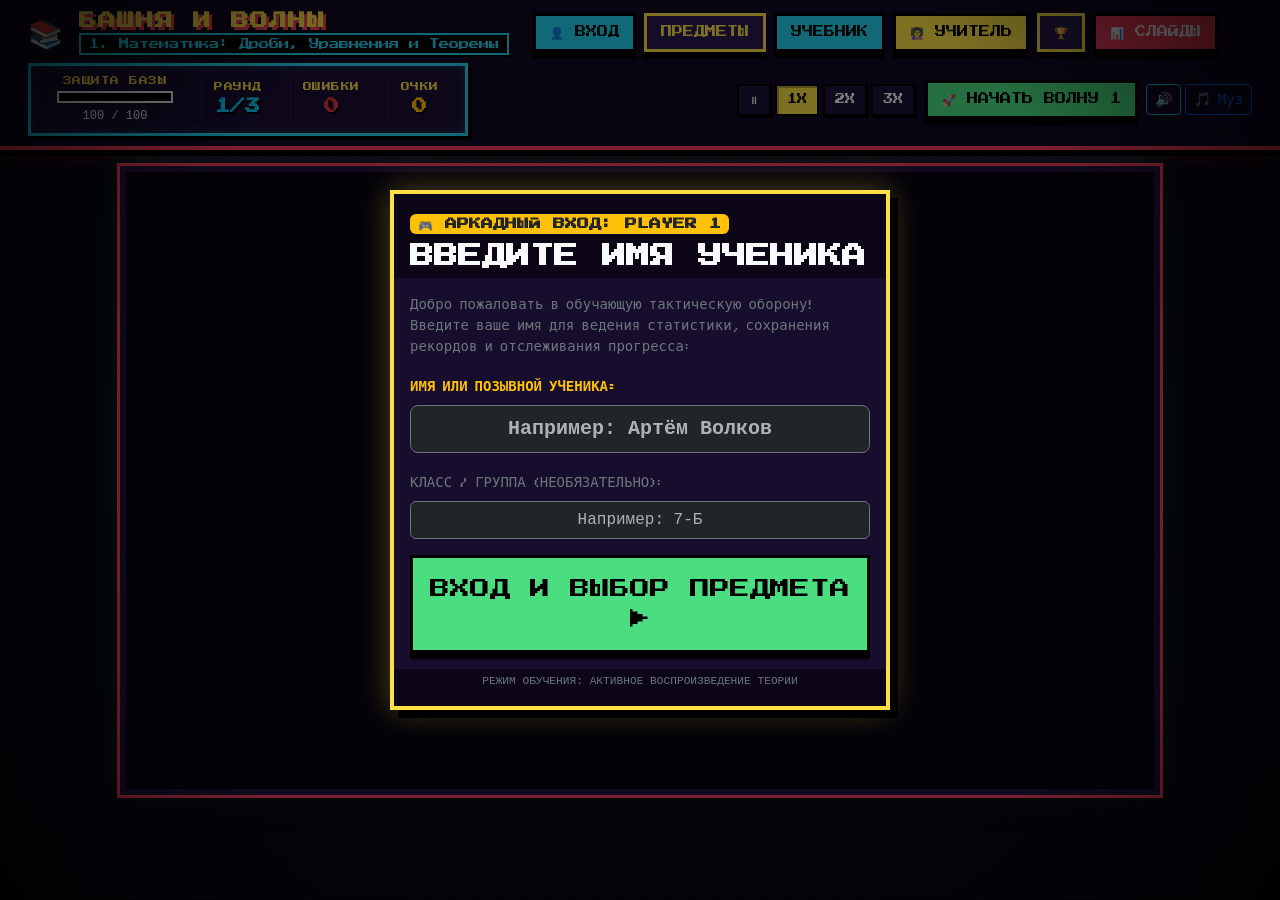
<file: index.html>
<!DOCTYPE html>
<html lang="ru" data-bs-theme="dark">
<head>
    <meta charset="UTF-8">
    <meta name="viewport" content="width=device-width, initial-scale=1.0">
    <title>Башня и Волны — Школьный Quiz Tower Defense</title>
    <!-- Bootstrap 5 CDN -->
    <link href="https://cdn.jsdelivr.net/npm/bootstrap@5.3.3/dist/css/bootstrap.min.css" rel="stylesheet">
    <!-- Retro Arcade Google Fonts -->
    <link rel="preconnect" href="https://fonts.googleapis.com">
    <link rel="preconnect" href="https://fonts.gstatic.com" crossorigin>
    <link href="https://fonts.googleapis.com/css2?family=Press+Start+2P&family=Silkscreen:wght@400;700&family=VT323&display=swap" rel="stylesheet">
    <!-- Radical Retro Arcade Styles -->
    <link rel="stylesheet" href="css/style.css">
</head>
<body>

    <!-- Retro Arcade Top Marquee Header -->
    <header class="arcade-header mb-3">
        <div class="container-fluid d-flex flex-wrap justify-content-between align-items-center gap-2">
            <!-- Game Title & Subject Badge -->
            <div class="d-flex align-items-center gap-3">
                <span class="fs-3">📚</span>
                <div>
                    <h1 class="game-title">БАШНЯ И ВОЛНЫ</h1>
                    <span class="arcade-badge" id="hudLevelTitle">1. МАТЕМАТИКА</span>
                </div>

                <div class="d-flex gap-2 ms-2">
                    <button class="btn btn-arcade btn-arcade-cyan btn-sm" id="playerProfileBtn" title="Сменить имя игрока">
                        👤 <span id="hudPlayerName">ВХОД</span>
                    </button>
                    <button class="btn btn-arcade btn-arcade-dark btn-sm" id="levelSelectBtn" title="Выбор предмета">
                        ПРЕДМЕТЫ
                    </button>
                    <button class="btn btn-arcade btn-arcade-cyan btn-sm" id="codexBtn" title="Учебник и правила">
                        УЧЕБНИК
                    </button>
                    <button class="btn btn-arcade btn-arcade-yellow btn-sm" id="teacherModeBtn" title="Конструктор заданий для учителя">
                        👩‍🏫 УЧИТЕЛЬ
                    </button>
                    <button class="btn btn-arcade btn-arcade-dark btn-sm" id="achievementsBtn" title="Достижения">
                        🏆
                    </button>
                    <a href="presentation.html" class="btn btn-arcade btn-arcade-red btn-sm text-decoration-none" target="_blank" title="Открыть интерактивную презентацию">
                        📊 СЛАЙДЫ
                    </a>
                </div>
            </div>

            <!-- Arcade HUD Panel -->
            <div class="arcade-hud d-flex align-items-center gap-3">
                <!-- Base HP Shield Meter -->
                <div class="hud-stat-box" style="min-width: 140px;">
                    <div class="hud-stat-label">ЗАЩИТА БАЗЫ</div>
                    <div class="arcade-progress-bar mt-1">
                        <div id="baseHpBar" class="arcade-progress-fill" style="width: 100%;"></div>
                    </div>
                    <div class="text-center small font-monospace mt-1" id="baseHpText" style="font-size: 0.75rem;">100 / 100</div>
                </div>

                <!-- Wave Counter -->
                <div class="hud-stat-box border-start border-dark">
                    <div class="hud-stat-label">РАУНД</div>
                    <div class="hud-stat-value text-info" id="hudWave">1/3</div>
                </div>

                <!-- Threats -->
                <div class="hud-stat-box border-start border-dark">
                    <div class="hud-stat-label">ОШИБКИ</div>
                    <div class="hud-stat-value text-danger" id="hudEnemies">0</div>
                </div>

                <!-- 1P Score -->
                <div class="hud-stat-box border-start border-dark">
                    <div class="hud-stat-label">ОЧКИ</div>
                    <div class="hud-stat-value text-warning" id="hudScore">00000</div>
                </div>
            </div>

            <!-- Speed & Action Controls -->
            <div class="d-flex align-items-center gap-2">
                <!-- Speed Button Group -->
                <div class="d-flex">
                    <button type="button" class="speed-btn-arcade" id="speedPauseBtn" title="Пауза">⏸</button>
                    <button type="button" class="speed-btn-arcade active" id="speed1xBtn">1X</button>
                    <button type="button" class="speed-btn-arcade" id="speed2xBtn">2X</button>
                    <button type="button" class="speed-btn-arcade" id="speed3xBtn">3X</button>
                </div>

                <!-- Super Strike Button -->
                <button class="btn btn-arcade btn-arcade-red btn-sm d-none super-pulse-glow" id="superStrikeBtn">
                    ⚡ СУПЕР-УДАР!
                </button>

                <!-- Start Wave Button -->
                <button class="btn btn-arcade btn-arcade-green btn-sm" id="startWaveBtn">
                    ▶ НАЧАТЬ ВОЛНУ 1
                </button>

                <!-- Audio Toggles -->
                <div class="d-flex gap-1">
                    <button class="btn btn-arcade btn-arcade-cyan btn-sm px-2" id="muteToggleBtn" title="Звуки">
                        🔊
                    </button>
                    <button class="btn btn-arcade btn-arcade-yellow btn-sm px-2" id="musicToggleBtn" title="Музыка">
                        🎵
                    </button>
                </div>
            </div>
        </div>
    </header>

    <!-- Main Game Canvas with Arcade Bezel -->
    <main class="container-fluid px-3">
        <div class="canvas-wrapper">
            <canvas id="gameCanvas"></canvas>
        </div>
    </main>

    <!-- Floating Arcade Notifications -->
    <div id="toastContainer"></div>

    <!-- ========================================================================= -->
    <!-- MODAL 0: PLAYER LOGIN / ВХОД УЧЕНИКА В СИСТЕМУ                            -->
    <!-- ========================================================================= -->
    <div class="modal fade" id="playerLoginModal" tabindex="-1" aria-hidden="true">
        <div class="modal-dialog modal-dialog-centered">
            <div class="modal-content">
                <div class="modal-header border-bottom-0 pb-1">
                    <div>
                        <span class="badge bg-warning text-dark mb-1">🎮 АРКАДНЫЙ ВХОД: PLAYER 1</span>
                        <h4 class="modal-title fw-bold text-light">ВВЕДИТЕ ИМЯ УЧЕНИКА</h4>
                    </div>
                </div>
                <div class="modal-body">
                    <p class="text-secondary small mb-3">
                        Добро пожаловать в обучающую тактическую оборону! Введите ваше имя для ведения статистики, сохранения рекордов и отслеживания прогресса:
                    </p>
                    <form id="playerLoginForm">
                        <div class="mb-3">
                            <label class="form-label text-warning small fw-bold">ИМЯ ИЛИ ПОЗЫВНОЙ УЧЕНИКА:</label>
                            <input type="text" class="form-control bg-dark text-warning border-secondary form-control-lg font-monospace text-center fw-bold" id="playerNameInput" placeholder="Например: Артём Волков" maxlength="24" required autofocus>
                        </div>
                        <div class="mb-3">
                            <label class="form-label text-secondary small">КЛАСС / ГРУППА (НЕОБЯЗАТЕЛЬНО):</label>
                            <input type="text" class="form-control bg-dark text-light border-secondary font-monospace text-center" id="playerGradeInput" placeholder="Например: 7-Б" maxlength="12">
                        </div>
                        <button type="submit" class="btn btn-arcade btn-arcade-green w-100 py-3 fs-5" id="confirmPlayerBtn">
                            ВХОД И ВЫБОР ПРЕДМЕТА ▶
                        </button>
                    </form>
                </div>
                <div class="modal-footer border-top-0 pt-0">
                    <small class="text-secondary w-100 text-center font-monospace" style="font-size: 0.7rem;">
                        РЕЖИМ ОБУЧЕНИЯ: АКТИВНОЕ ВОСПРОИЗВЕДЕНИЕ ТЕОРИИ
                    </small>
                </div>
            </div>
        </div>
    </div>

    <!-- ========================================================================= -->
    <!-- MODAL 1: PHASE 1 BRIEFING / ОБУЧАЮЩИЕ КАРТОЧКИ                            -->
    <!-- ========================================================================= -->
    <div class="modal fade" id="briefingModal" tabindex="-1" aria-hidden="true">
        <div class="modal-dialog modal-lg modal-dialog-centered">
            <div class="modal-content">
                <div class="modal-header border-bottom-0 pb-1">
                    <div>
                        <span class="badge bg-warning text-dark mb-1">ФАЗА 1: УЧЕБНЫЙ МАТЕРИАЛ</span>
                        <h4 class="modal-title fw-bold text-light" id="briefingTitle">ТЕМА УРОКА</h4>
                    </div>
                </div>
                <div class="modal-body">
                    <p class="text-secondary small mb-3" id="briefingDesc">
                        Изучите правила и формулы урока для разблокировки защитных башен.
                    </p>

                    <div class="row" id="briefingCardsContainer"></div>
                </div>
                <div class="modal-footer border-top-0 pt-0">
                    <button type="button" class="btn btn-arcade btn-arcade-green w-100 py-3" id="startDefenseBtn" disabled>
                        🔒 ИЗУЧИТЕ ВСЕ ПРАВИЛА (0/4)
                    </button>
                </div>
            </div>
        </div>
    </div>

    <!-- ========================================================================= -->
    <!-- MODAL 2: TURRET SELECTION                                                 -->
    <!-- ========================================================================= -->
    <div class="modal fade" id="turretSelectModal" tabindex="-1" aria-hidden="true">
        <div class="modal-dialog modal-dialog-centered">
            <div class="modal-content">
                <div class="modal-header">
                    <h5 class="modal-title">🛠️ ВЫБОР ЗАЩИТНОЙ БАШНИ</h5>
                    <button type="button" class="btn-close btn-close-white" data-bs-dismiss="modal" aria-label="Закрыть"></button>
                </div>
                <div class="modal-body">
                    <p class="text-secondary small mb-3">
                        Для установки ответьте на 1 вопрос из пройденной темы за 15 секунд:
                    </p>
                    <div class="d-flex flex-column gap-2">
                        <!-- Option 1: Fast -->
                        <div class="turret-option-card d-flex justify-content-between align-items-center" data-turret-type="plasma">
                            <div>
                                <div class="fw-bold text-warning">⚡ БЫСТРАЯ БАШНЯ</div>
                                <small class="text-secondary">Высокая скорость стрельбы, средний точечный урон.</small>
                            </div>
                            <span class="badge bg-warning text-dark">ЛЕГКИЙ ВОПРОС</span>
                        </div>

                        <!-- Option 2: Cryo -->
                        <div class="turret-option-card d-flex justify-content-between align-items-center" data-turret-type="cryo">
                            <div>
                                <div class="fw-bold text-cyan" style="color: #22d3ee;">❄️ КРИО-БАШНЯ</div>
                                <small class="text-secondary">Замедляет движение ошибок на 50%.</small>
                            </div>
                            <span class="badge bg-primary">СРЕДНИЙ ВОПРОС</span>
                        </div>

                        <!-- Option 3: Heavy Artillery -->
                        <div class="turret-option-card d-flex justify-content-between align-items-center" data-turret-type="artillery">
                            <div>
                                <div class="fw-bold text-danger">💣 ТЯЖЕЛАЯ МОРТИРА</div>
                                <small class="text-secondary">Мощный урон по площади (AoE) осколками.</small>
                            </div>
                            <span class="badge bg-danger">СЛОЖНЫЙ ВОПРОС</span>
                        </div>
                    </div>
                </div>
            </div>
        </div>
    </div>

    <!-- ========================================================================= -->
    <!-- MODAL 3: TURRET INSPECTOR & TARGETING PANEL                               -->
    <!-- ========================================================================= -->
    <div class="modal fade" id="turretInspectorModal" tabindex="-1" aria-hidden="true">
        <div class="modal-dialog modal-dialog-centered">
            <div class="modal-content">
                <div class="modal-header">
                    <div>
                        <span class="badge bg-warning text-dark mb-1" id="inspectorTurretLevelBadge">УРОВЕНЬ 1</span>
                        <h5 class="modal-title mb-0" id="inspectorTurretTitle">ПАРАМЕТРЫ БАШНИ</h5>
                    </div>
                    <button type="button" class="btn-close btn-close-white" data-bs-dismiss="modal" aria-label="Закрыть"></button>
                </div>
                <div class="modal-body">
                    <div class="row g-2 text-center mb-3">
                        <div class="col-4">
                            <div class="p-2 bg-dark border border-secondary">
                                <div class="small text-secondary" style="font-size: 0.7rem;">УРОН</div>
                                <div class="fw-bold text-warning font-monospace" id="inspectorDmg">0</div>
                            </div>
                        </div>
                        <div class="col-4">
                            <div class="p-2 bg-dark border border-secondary">
                                <div class="small text-secondary" style="font-size: 0.7rem;">СКОРОСТЬ</div>
                                <div class="fw-bold text-cyan font-monospace" id="inspectorRate">0/с</div>
                            </div>
                        </div>
                        <div class="col-4">
                            <div class="p-2 bg-dark border border-secondary">
                                <div class="small text-secondary" style="font-size: 0.7rem;">РАДИУС</div>
                                <div class="fw-bold text-light font-monospace" id="inspectorRange">0px</div>
                            </div>
                        </div>
                    </div>

                    <div class="d-flex justify-content-between text-secondary small mb-3 p-2 bg-dark border border-secondary">
                        <span>Уничтожено: <strong class="text-warning" id="inspectorKills">0</strong></span>
                        <span>Всего урона: <strong class="text-info" id="inspectorTotalDmg">0</strong></span>
                    </div>

                    <div class="mb-3">
                        <label class="form-label small text-warning">ПРИОРИТЕТ АТАКИ:</label>
                        <div class="btn-group w-100" role="group">
                            <button type="button" class="btn btn-arcade btn-arcade-dark btn-sm priority-btn active" data-priority="first">ПЕРВЫЙ</button>
                            <button type="button" class="btn btn-arcade btn-arcade-dark btn-sm priority-btn" data-priority="strongest">БОСС</button>
                            <button type="button" class="btn btn-arcade btn-arcade-dark btn-sm priority-btn" data-priority="closest">БЛИЖНИЙ</button>
                            <button type="button" class="btn btn-arcade btn-arcade-dark btn-sm priority-btn" data-priority="weakest">СЛАБЫЙ</button>
                        </div>
                    </div>
                </div>
                <div class="modal-footer d-flex justify-content-between">
                    <button type="button" class="btn btn-arcade btn-arcade-red btn-sm" id="inspectorDismantleBtn">
                        ДЕМОНТИРОВАТЬ
                    </button>
                    <button type="button" class="btn btn-arcade btn-arcade-green btn-sm" id="inspectorUpgradeBtn">
                        УЛУЧШИТЬ
                    </button>
                </div>
            </div>
        </div>
    </div>

    <!-- ========================================================================= -->
    <!-- MODAL 4: ACTIVE RECALL RETRO QUIZ                                         -->
    <!-- ========================================================================= -->
    <div class="modal fade" id="quizModal" tabindex="-1" aria-hidden="true">
        <div class="modal-dialog modal-dialog-centered">
            <div class="modal-content">
                <div class="modal-header border-bottom-0 pb-1">
                    <div class="w-100 d-flex justify-content-between align-items-center">
                        <h5 class="modal-title fw-bold" id="quizModalTitle">ПРОВЕРКА ЗНАНИЙ</h5>
                        <span class="badge bg-warning text-dark" id="quizDifficultyBadge">ЛЕГКИЙ</span>
                    </div>
                </div>

                <div class="modal-body pt-2">
                    <div class="d-flex justify-content-between align-items-center mb-1">
                        <span class="small text-warning" style="font-size: 0.75rem;">ТАЙМЕР ОТВЕТА:</span>
                        <span class="fw-bold text-danger font-monospace" id="quizTimerText">15.0s</span>
                    </div>
                    <div class="quiz-timer-container mb-3">
                        <div id="quizTimerBar" class="arcade-progress-fill bg-warning" style="width: 100%;"></div>
                    </div>

                    <h5 class="text-light mb-3" id="quizQuestionText" style="line-height: 1.5;">Вопрос...</h5>
                    <div id="quizAnswersContainer" class="d-flex flex-column"></div>
                </div>
                <div class="modal-footer border-top-0 pt-0">
                    <small class="text-secondary w-100 text-center" style="font-size: 0.7rem;">
                        ⚠️ ТАКТИЧЕСКАЯ ПАУЗА. ОШИБКА БЛОКИРУЕТ СЛОТ НА 5 СЕК!
                    </small>
                </div>
            </div>
        </div>
    </div>

    <!-- ========================================================================= -->
    <!-- MODAL 5: RESULTS & MISTAKE DEBRIEFING ("ЧЁРНЫЙ ЯЩИК")                     -->
    <!-- ========================================================================= -->
    <div class="modal fade" id="resultsModal" tabindex="-1" aria-hidden="true">
        <div class="modal-dialog modal-lg modal-dialog-centered modal-dialog-scrollable">
            <div class="modal-content">
                <div class="modal-header">
                    <div>
                        <span class="badge bg-success mb-1" id="resultsBadge">УРОК ПРОЙДЕН!</span>
                        <h4 class="modal-title fw-bold" id="resultsHeader">ИТОГИ ТЕСТИРОВАНИЯ</h4>
                    </div>
                </div>
                <div class="modal-body">
                    <div class="row g-2 mb-4 text-center">
                        <div class="col-3">
                            <div class="p-2 bg-dark border border-secondary">
                                <div class="small text-secondary" style="font-size: 0.65rem;">ОЧКИ</div>
                                <div class="fs-5 fw-bold text-warning font-monospace" id="resScore">0</div>
                            </div>
                        </div>
                        <div class="col-3">
                            <div class="p-2 bg-dark border border-secondary">
                                <div class="small text-secondary" style="font-size: 0.65rem;">ОШИБКИ ОТБИТЫ</div>
                                <div class="fs-5 fw-bold text-cyan font-monospace" id="resKills">0</div>
                            </div>
                        </div>
                        <div class="col-3">
                            <div class="p-2 bg-dark border border-secondary">
                                <div class="small text-secondary" style="font-size: 0.65rem;">ЗАЩИТА БАЗЫ</div>
                                <div class="fs-5 fw-bold text-success font-monospace" id="resBaseHp">100%</div>
                            </div>
                        </div>
                        <div class="col-3">
                            <div class="p-2 bg-dark border border-secondary">
                                <div class="small text-secondary" style="font-size: 0.65rem;">ТОЧНОСТЬ</div>
                                <div class="fs-5 fw-bold text-light font-monospace" id="resAccuracy">100%</div>
                            </div>
                        </div>
                    </div>

                    <div id="mistakesReviewContainer"></div>
                </div>
                <div class="modal-footer">
                    <button type="button" class="btn btn-arcade btn-arcade-dark" id="restartLevelBtn">
                        ПЕРЕИГРАТЬ
                    </button>
                    <button type="button" class="btn btn-arcade btn-arcade-green" id="nextLevelBtn">
                        СЛЕДУЮЩИЙ УРОК ▶
                    </button>
                </div>
            </div>
        </div>
    </div>

    <!-- ========================================================================= -->
    <!-- MODAL 6: TEACHER CONSTRUCTOR ("КАБИНЕТ УЧИТЕЛЯ")                          -->
    <!-- ========================================================================= -->
    <div class="modal fade" id="teacherModal" tabindex="-1" aria-hidden="true">
        <div class="modal-dialog modal-lg modal-dialog-centered modal-dialog-scrollable">
            <div class="modal-content">
                <div class="modal-header">
                    <div>
                        <span class="badge bg-warning text-dark mb-1">РЕЖИМ ПЕДАГОГА</span>
                        <h4 class="modal-title fw-bold text-light">👩‍🏫 КАБИНЕТ УЧИТЕЛЯ</h4>
                    </div>
                    <button type="button" class="btn-close btn-close-white" data-bs-dismiss="modal" aria-label="Закрыть"></button>
                </div>
                <div class="modal-body">
                    <!-- Nav Tabs -->
                    <ul class="nav nav-pills mb-3 gap-2" id="teacherTab" role="tablist">
                        <li class="nav-item" role="presentation">
                            <button class="btn btn-arcade btn-arcade-cyan btn-sm active" id="tab-add-q" data-bs-toggle="pill" data-bs-target="#teacherAddQPane" type="button">
                                ➕ ДОБАВИТЬ ВОПРОС
                            </button>
                        </li>
                        <li class="nav-item" role="presentation">
                            <button class="btn btn-arcade btn-arcade-yellow btn-sm" id="tab-create-lvl" data-bs-toggle="pill" data-bs-target="#teacherCreateLvlPane" type="button">
                                🆕 НОВАЯ ТЕМА
                            </button>
                        </li>
                        <li class="nav-item" role="presentation">
                            <button class="btn btn-arcade btn-arcade-dark btn-sm" id="tab-json" data-bs-toggle="pill" data-bs-target="#teacherJsonPane" type="button">
                                💾 ЭКСПОРТ / ИМПОРТ
                            </button>
                        </li>
                    </ul>

                    <div class="tab-content" id="teacherTabContent">
                        <!-- TAB 1: ADD QUESTION -->
                        <div class="tab-pane fade show active" id="teacherAddQPane">
                            <form id="addQuestionForm">
                                <div class="mb-3">
                                    <label class="form-label text-warning small fw-bold">Выберите тему / предмет:</label>
                                    <select class="form-select bg-dark text-light border-secondary" id="teacherQLevelSelect"></select>
                                </div>
                                <div class="mb-3">
                                    <label class="form-label text-warning small fw-bold">Сложность вопроса и тип турели:</label>
                                    <select class="form-select bg-dark text-light border-secondary" id="teacherQDifficulty">
                                        <option value="easy">Легкий (Разблокирует: Быстрая башня)</option>
                                        <option value="medium">Средний (Разблокирует: Крио-башня)</option>
                                        <option value="hard">Сложный (Разблокирует: Тяжелая мортира / Супер-удар)</option>
                                    </select>
                                </div>
                                <div class="mb-3">
                                    <label class="form-label text-warning small fw-bold">Текст вопроса:</label>
                                    <textarea class="form-control bg-dark text-light border-secondary" id="teacherQText" rows="2" placeholder="Например: Сколько будет 7 * 8?" required></textarea>
                                </div>
                                <div class="row g-2 mb-3">
                                    <div class="col-6">
                                        <label class="form-label small text-info">Вариант [A]:</label>
                                        <input type="text" class="form-control bg-dark text-light border-secondary" id="teacherQOpt0" placeholder="56" required>
                                    </div>
                                    <div class="col-6">
                                        <label class="form-label small text-info">Вариант [B]:</label>
                                        <input type="text" class="form-control bg-dark text-light border-secondary" id="teacherQOpt1" placeholder="48" required>
                                    </div>
                                    <div class="col-6">
                                        <label class="form-label small text-info">Вариант [C]:</label>
                                        <input type="text" class="form-control bg-dark text-light border-secondary" id="teacherQOpt2" placeholder="64" required>
                                    </div>
                                    <div class="col-6">
                                        <label class="form-label small text-info">Вариант [D]:</label>
                                        <input type="text" class="form-control bg-dark text-light border-secondary" id="teacherQOpt3" placeholder="54" required>
                                    </div>
                                </div>
                                <div class="mb-3">
                                    <label class="form-label text-success small fw-bold">Правильный вариант ответа:</label>
                                    <select class="form-select bg-dark text-success border-success" id="teacherQCorrect">
                                        <option value="0">Вариант [A]</option>
                                        <option value="1">Вариант [B]</option>
                                        <option value="2">Вариант [C]</option>
                                        <option value="3">Вариант [D]</option>
                                    </select>
                                </div>
                                <div class="mb-3">
                                    <label class="form-label text-secondary small fw-bold">Пояснение к ответу (для «Чёрного ящика»):</label>
                                    <input type="text" class="form-control bg-dark text-light border-secondary" id="teacherQExplanation" placeholder="По таблице умножения 7 * 8 = 56.">
                                </div>
                                <button type="submit" class="btn btn-arcade btn-arcade-green w-100 py-2">
                                    💾 СОХРАНИТЬ ВОПРОС В ТЕМУ
                                </button>
                            </form>
                        </div>

                        <!-- TAB 2: CREATE NEW LEVEL -->
                        <div class="tab-pane fade" id="teacherCreateLvlPane">
                            <form id="createLevelForm">
                                <div class="mb-3">
                                    <label class="form-label text-warning small fw-bold">Название темы / урока:</label>
                                    <input type="text" class="form-control bg-dark text-light border-secondary" id="teacherLvlTitle" placeholder="Например: 4. Биология: Строение клетки" required>
                                </div>
                                <div class="mb-3">
                                    <label class="form-label text-warning small fw-bold">Краткое описание темы:</label>
                                    <input type="text" class="form-control bg-dark text-light border-secondary" id="teacherLvlDesc" placeholder="Изучите органеллы, мембраны и процессы фотосинтеза." required>
                                </div>
                                <div class="alert alert-dark border-secondary small text-secondary mb-3">
                                    💡 При создании темы автоматически генерируется карта обороны с 3 волнами и 4 правилами Брифинга, в которые вы можете сразу добавлять вопросы!
                                </div>
                                <button type="submit" class="btn btn-arcade btn-arcade-yellow w-100 py-2">
                                    ✨ СОЗДАТЬ И ЗАПУСТИТЬ ТЕМУ
                                </button>
                            </form>
                        </div>

                        <!-- TAB 3: EXPORT / IMPORT -->
                        <div class="tab-pane fade" id="teacherJsonPane">
                            <div class="mb-3">
                                <label class="form-label text-warning small fw-bold">Экспорт / Импорт базы вопросов (JSON):</label>
                                <textarea class="form-control bg-dark text-light font-monospace small" id="teacherJsonArea" rows="8" placeholder="Здесь отобразится JSON текущих тем или вставьте сюда JSON для импорта..."></textarea>
                            </div>
                            <div class="d-flex gap-2">
                                <button type="button" class="btn btn-arcade btn-arcade-cyan btn-sm flex-grow-1" id="teacherExportBtn">
                                    📋 ЭКСПОРТ В JSON
                                </button>
                                <button type="button" class="btn btn-arcade btn-arcade-green btn-sm flex-grow-1" id="teacherImportBtn">
                                    📥 ИМПОРТИРОВАТЬ ИЗ JSON
                                </button>
                                <button type="button" class="btn btn-arcade btn-arcade-red btn-sm" id="teacherResetBtn" title="Сбросить к исходным 3 предметам">
                                    СБРОС
                                </button>
                            </div>
                        </div>
                    </div>
                </div>
            </div>
        </div>
    </div>

    <!-- ========================================================================= -->
    <!-- MODAL 7: THEORY CODEX (УЧЕБНИК)                                           -->
    <!-- ========================================================================= -->
    <div class="modal fade" id="codexModal" tabindex="-1" aria-hidden="true">
        <div class="modal-dialog modal-lg modal-dialog-centered modal-dialog-scrollable">
            <div class="modal-content">
                <div class="modal-header">
                    <h5 class="modal-title">📖 ШКОЛЬНЫЙ УЧЕБНИК: ПРАВИЛА И ФОРМУЛЫ</h5>
                    <button type="button" class="btn-close btn-close-white" data-bs-dismiss="modal" aria-label="Закрыть"></button>
                </div>
                <div class="modal-body" id="codexContentContainer"></div>
            </div>
        </div>
    </div>

    <!-- ========================================================================= -->
    <!-- MODAL 8: ACHIEVEMENTS                                                     -->
    <!-- ========================================================================= -->
    <div class="modal fade" id="achievementsModal" tabindex="-1" aria-hidden="true">
        <div class="modal-dialog modal-dialog-centered">
            <div class="modal-content">
                <div class="modal-header">
                    <h5 class="modal-title">🏆 ДОСТИЖЕНИЯ УЧЕНИКА</h5>
                    <button type="button" class="btn-close btn-close-white" data-bs-dismiss="modal" aria-label="Закрыть"></button>
                </div>
                <div class="modal-body" id="achievementsListContainer"></div>
            </div>
        </div>
    </div>

    <!-- ========================================================================= -->
    <!-- MODAL 9: SUBJECT / LEVEL SELECTOR                                         -->
    <!-- ========================================================================= -->
    <div class="modal fade" id="levelSelectModal" tabindex="-1" aria-hidden="true">
        <div class="modal-dialog modal-dialog-centered">
            <div class="modal-content">
                <div class="modal-header">
                    <h5 class="modal-title">🗺️ ВЫБЕРИТЕ ШКОЛЬНЫЙ ПРЕДМЕТ</h5>
                    <button type="button" class="btn-close btn-close-white" data-bs-dismiss="modal" aria-label="Закрыть"></button>
                </div>
                <div class="modal-body" id="levelListContainer"></div>
            </div>
        </div>
    </div>

    <!-- Scripts (Vanilla ES6, zero external game engines) -->
    <script src="https://cdn.jsdelivr.net/npm/bootstrap@5.3.3/dist/js/bootstrap.bundle.min.js"></script>
    <script src="js/audio.js"></script>
    <script src="js/levels.js"></script>
    <script src="js/engine.js"></script>
    <script src="js/app.js"></script>
</body>
</html>
</file>
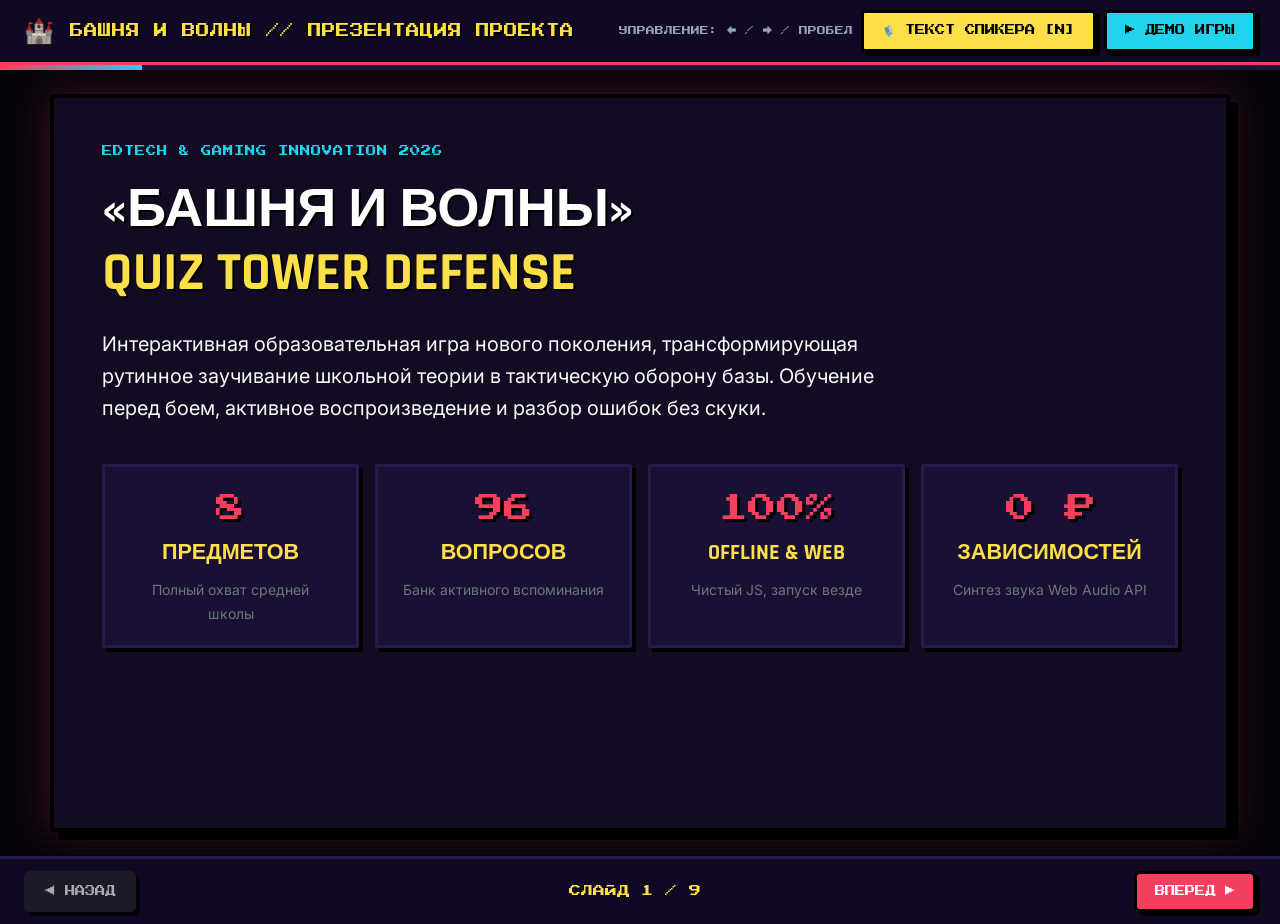
<file: presentation.html>
<!DOCTYPE html>
<html lang="ru" data-bs-theme="dark">
<head>
    <meta charset="UTF-8">
    <meta name="viewport" content="width=device-width, initial-scale=1.0">
    <title>Презентация проекта «Башня и Волны» — EdTech Quiz Tower Defense</title>
    <!-- Bootstrap 5 CDN -->
    <link href="https://cdn.jsdelivr.net/npm/bootstrap@5.3.3/dist/css/bootstrap.min.css" rel="stylesheet">
    <!-- Google Fonts -->
    <link rel="preconnect" href="https://fonts.googleapis.com">
    <link rel="preconnect" href="https://fonts.gstatic.com" crossorigin>
    <link href="https://fonts.googleapis.com/css2?family=Press+Start+2P&family=Silkscreen:wght@400;700&family=Rajdhani:wght@600;700&family=Inter:wght@400;600;700;900&display=swap" rel="stylesheet">
    <style>
        :root {
            --bg-dark: #07040d;
            --panel-bg: #120b22;
            --card-bg: #1a1033;
            --accent-yellow: #fde047;
            --accent-cyan: #22d3ee;
            --accent-pink: #f43f5e;
            --accent-green: #4ade80;
            --accent-purple: #c084fc;
            --border-pixel: 3px solid #000;
        }

        * {
            box-sizing: border-box;
        }

        body {
            background-color: var(--bg-dark);
            color: #f8fafc;
            font-family: 'Inter', sans-serif;
            margin: 0;
            padding: 0;
            min-height: 100vh;
            display: flex;
            flex-direction: column;
            overflow: hidden;
            user-select: none;
            /* CRT Scanline effect */
            background-image: linear-gradient(rgba(18, 16, 16, 0) 50%, rgba(0, 0, 0, 0.35) 50%);
            background-size: 100% 4px;
        }

        /* Top Progress & Header */
        .pres-header {
            background: #110924;
            border-bottom: 3px solid var(--accent-pink);
            padding: 10px 24px;
            display: flex;
            justify-content: space-between;
            align-items: center;
            z-index: 100;
        }

        .pres-title {
            font-family: 'Press Start 2P', monospace;
            font-size: 0.85rem;
            color: var(--accent-yellow);
            text-shadow: 2px 2px 0px #000;
        }

        .progress-bar-container {
            width: 100%;
            height: 5px;
            background: #1f1538;
        }

        .progress-bar-fill {
            height: 100%;
            background: linear-gradient(90deg, var(--accent-pink), var(--accent-cyan));
            width: 10%;
            transition: width 0.3s ease;
        }

        /* Slide Container */
        .slide-stage {
            flex: 1;
            display: flex;
            align-items: center;
            justify-content: center;
            padding: 24px;
            position: relative;
        }

        .slide {
            display: none;
            width: 100%;
            max-width: 1180px;
            height: 82vh;
            background: var(--panel-bg);
            border: 4px solid #000;
            box-shadow: 8px 8px 0px #000, 0 0 40px rgba(244, 63, 94, 0.25);
            padding: 40px 48px;
            border-radius: 4px;
            overflow-y: auto;
            position: relative;
            animation: slideIn 0.3s cubic-bezier(0.16, 1, 0.3, 1);
        }

        .slide.active {
            display: flex;
            flex-direction: column;
            justify-content: space-between;
        }

        @keyframes slideIn {
            from { opacity: 0; transform: translateY(16px) scale(0.99); }
            to { opacity: 1; transform: translateY(0) scale(1); }
        }

        /* Slide Typography */
        .slide-tag {
            font-family: 'Press Start 2P', monospace;
            font-size: 0.65rem;
            color: var(--accent-cyan);
            letter-spacing: 1px;
            text-transform: uppercase;
            margin-bottom: 8px;
            display: inline-block;
        }

        .slide-heading {
            font-family: 'Rajdhani', sans-serif;
            font-size: 2.7rem;
            font-weight: 700;
            line-height: 1.15;
            color: #ffffff;
            margin-bottom: 24px;
            text-shadow: 2px 2px 0px #000;
        }

        .slide-heading span {
            color: var(--accent-yellow);
        }

        /* Content Blocks */
        .highlight-card {
            background: var(--card-bg);
            border: 3px solid #28194d;
            box-shadow: 4px 4px 0px #000;
            padding: 20px 24px;
            border-radius: 2px;
            height: 100%;
            transition: transform 0.2s;
        }

        .highlight-card:hover {
            border-color: var(--accent-cyan);
            transform: translateY(-3px);
        }

        .card-icon {
            font-size: 2.2rem;
            margin-bottom: 12px;
            display: block;
        }

        .card-title {
            font-family: 'Rajdhani', sans-serif;
            font-size: 1.35rem;
            font-weight: 700;
            color: var(--accent-yellow);
            margin-bottom: 8px;
        }

        .card-text {
            color: #cbd5e1;
            font-size: 0.95rem;
            line-height: 1.5;
        }

        .stat-badge {
            font-family: 'Press Start 2P', monospace;
            font-size: 1.8rem;
            color: var(--accent-pink);
            text-shadow: 3px 3px 0px #000;
            display: block;
            margin-bottom: 6px;
        }

        /* Speaker Notes Panel */
        .speaker-notes-box {
            background: rgba(0, 0, 0, 0.85);
            border-left: 4px solid var(--accent-yellow);
            padding: 12px 18px;
            font-size: 0.9rem;
            color: #fde047;
            margin-top: 16px;
            border-radius: 2px;
            display: none;
        }

        .speaker-notes-box.show {
            display: block;
        }

        /* Navigation Controls */
        .pres-footer {
            background: #110924;
            border-top: 3px solid #28194d;
            padding: 12px 24px;
            display: flex;
            justify-content: space-between;
            align-items: center;
            z-index: 100;
        }

        .btn-arcade {
            font-family: 'Press Start 2P', monospace;
            font-size: 0.65rem;
            padding: 10px 18px;
            border: 3px solid #000;
            box-shadow: 4px 4px 0px #000;
            text-transform: uppercase;
            cursor: pointer;
            transition: all 0.1s ease;
        }

        .btn-arcade:active {
            transform: translate(2px, 2px);
            box-shadow: 2px 2px 0px #000;
        }

        .btn-pink { background: var(--accent-pink); color: #fff; }
        .btn-cyan { background: var(--accent-cyan); color: #000; }
        .btn-yellow { background: var(--accent-yellow); color: #000; }
        .btn-dark { background: #20133e; color: #fff; border-color: #4b3279; }

        .slide-counter {
            font-family: 'Press Start 2P', monospace;
            font-size: 0.75rem;
            color: var(--accent-yellow);
        }

        .key-hint {
            font-family: 'Press Start 2P', monospace;
            font-size: 0.55rem;
            color: #94a3b8;
        }
    </style>
</head>
<body>

    <!-- Header with Progress -->
    <header class="pres-header">
        <div class="d-flex align-items-center gap-3">
            <span class="fs-4">🏰</span>
            <span class="pres-title">БАШНЯ И ВОЛНЫ // ПРЕЗЕНТАЦИЯ ПРОЕКТА</span>
        </div>
        <div class="d-flex align-items-center gap-2">
            <span class="key-hint">УПРАВЛЕНИЕ: ← / → / ПРОБЕЛ</span>
            <button class="btn btn-arcade btn-yellow btn-sm" id="toggleNotesBtn" title="Показать шпаргалку для спикера">
                🎙️ ТЕКСТ СПИКЕРА [N]
            </button>
            <a href="index.html" class="btn btn-arcade btn-cyan btn-sm" target="_blank" title="Открыть саму игру">
                ▶ ДЕМО ИГРЫ
            </a>
        </div>
    </header>
    <div class="progress-bar-container">
        <div class="progress-bar-fill" id="progressBar"></div>
    </div>

    <!-- Presentation Stage -->
    <main class="slide-stage">

        <!-- ============================================================ -->
        <!-- SLIDE 1: ТИТУЛЬНЫЙ СЛАЙД                                     -->
        <!-- ============================================================ -->
        <div class="slide active" data-slide="1">
            <div>
                <span class="slide-tag">EDTECH & GAMING INNOVATION 2026</span>
                <h1 class="slide-heading" style="font-size: 3.4rem; margin-top: 12px;">
                    «БАШНЯ И ВОЛНЫ»<br>
                    <span>QUIZ TOWER DEFENSE</span>
                </h1>
                <p class="fs-5 text-light opacity-90 mb-4" style="max-width: 820px; line-height: 1.6;">
                    Интерактивная образовательная игра нового поколения, трансформирующая рутинное заучивание школьной теории в тактическую оборону базы. Обучение перед боем, активное воспроизведение и разбор ошибок без скуки.
                </p>

                <div class="row g-3 mt-2">
                    <div class="col-md-3">
                        <div class="highlight-card text-center">
                            <span class="stat-badge">8</span>
                            <div class="card-title">ПРЕДМЕТОВ</div>
                            <small class="text-secondary">Полный охват средней школы</small>
                        </div>
                    </div>
                    <div class="col-md-3">
                        <div class="highlight-card text-center">
                            <span class="stat-badge">96</span>
                            <div class="card-title">ВОПРОСОВ</div>
                            <small class="text-secondary">Банк активного вспоминания</small>
                        </div>
                    </div>
                    <div class="col-md-3">
                        <div class="highlight-card text-center">
                            <span class="stat-badge">100%</span>
                            <div class="card-title">OFFLINE & WEB</div>
                            <small class="text-secondary">Чистый JS, запуск везде</small>
                        </div>
                    </div>
                    <div class="col-md-3">
                        <div class="highlight-card text-center">
                            <span class="stat-badge">0 ₽</span>
                            <div class="card-title">ЗАВИСИМОСТЕЙ</div>
                            <small class="text-secondary">Синтез звука Web Audio API</small>
                        </div>
                    </div>
                </div>
            </div>

            <div class="speaker-notes-box" id="notes-1">
                <strong>🎙️ Слово спикеру (Вступление, 30 сек):</strong> «Здравствуйте, уважаемые эксперты и коллеги! Представляю проект «Башня и Волны» — обучающий Quiz Tower Defense. Мы соединили один из самых аддиктивных жанров видеоигр с когнитивно доказанной методикой Active Recall. Вместо скучной зубрежки параграфов ученики защищают базу, применяя знания физики, математики, химии и других предметов на практике».
            </div>
        </div>

        <!-- ============================================================ -->
        <!-- SLIDE 2: ПРОБЛЕМА                                             -->
        <!-- ============================================================ -->
        <div class="slide" data-slide="2">
            <div>
                <span class="slide-tag">АНАЛИЗ ОБРАЗОВАТЕЛЬНОЙ БОЛИ</span>
                <h2 class="slide-heading">ПОЧЕМУ КЛАССИЧЕСКАЯ <span>ЗУБРЕЖКА НЕ РАБОТАЕТ?</span></h2>

                <div class="row g-4">
                    <div class="col-md-4">
                        <div class="highlight-card">
                            <span class="card-icon">📉</span>
                            <div class="card-title">Кривая забывания Эббингауза</div>
                            <p class="card-text">
                                До <strong>70% прочитанного материала</strong> теряется уже в первые 24 часа, если теория была воспринята пассивно без немедленного стресс-тестирования практикой.
                            </p>
                        </div>
                    </div>

                    <div class="col-md-4">
                        <div class="highlight-card">
                            <span class="card-icon">🥱</span>
                            <div class="card-title">Иллюзия компетентности и скука</div>
                            <p class="card-text">
                                Школьник перечитывает параграф учебника 3 раза и думает, что всё понял. Но при первом же вопросе впадает в ступор. Пассивное чтение усыпляет мозг и убивает мотивацию.
                            </p>
                        </div>
                    </div>

                    <div class="col-md-4">
                        <div class="highlight-card">
                            <span class="card-icon">🧩</span>
                            <div class="card-title">Неудачные EdTech-аналоги</div>
                            <p class="card-text">
                                Обычные викторины (Kahoot, Quizizz) — это просто текстовые тесты на время. В них нет стратегии, тактики, глубины и долгосрочного эмоционального вовлечения.
                            </p>
                        </div>
                    </div>
                </div>
            </div>

            <div class="speaker-notes-box" id="notes-2">
                <strong>🎙️ Слово спикеру (Проблема, 35 сек):</strong> «Главная проблема школьного образования — пассивное поглощение информации. Ученик читает формулу Пифагора или закон Ома, ему кажется, что он всё понял (иллюзия компетентности), а на контрольной — ступор. По закону Эббингауза через 24 часа испаряется до 70% знаний. Стандартные квизы не вызывают азарта. Детям нужна игровая механика с высокими ставками, где каждая ошибка имеет осязаемые последствия».
            </div>
        </div>

        <!-- ============================================================ -->
        <!-- SLIDE 3: НАШЕ РЕШЕНИЕ                                         -->
        <!-- ============================================================ -->
        <div class="slide" data-slide="3">
            <div>
                <span class="slide-tag">МЕТОДОЛОГИЯ И МЕХАНИКА</span>
                <h2 class="slide-heading">РЕШЕНИЕ: <span>ACTIVE RECALL + TOWER DEFENSE</span></h2>

                <div class="row g-4">
                    <div class="col-md-6">
                        <div class="highlight-card border-warning">
                            <span class="card-icon">🧠</span>
                            <div class="card-title">Active Recall (Активное вспоминание)</div>
                            <p class="card-text">
                                У игрока <strong>нет виртуального золота</strong>. Единственная валюта в игре — его реальные знания! Чтобы поставить турель или улучшить её урон на 55%, необходимо решить задачу из изученной теории ровно за 15 секунд.
                            </p>
                            <div class="p-2 bg-black border border-warning small font-monospace text-warning mt-2">
                                Правильный ответ = Пушка стреляет сразу!<br>
                                Ошибка / Таймаут = Слот заблокирован на 5 секунд.
                            </div>
                        </div>
                    </div>

                    <div class="col-md-6">
                        <div class="highlight-card border-info">
                            <span class="card-icon">🎮</span>
                            <div class="card-title">Тактическая глубина Tower Defense</div>
                            <p class="card-text">
                                Разные башни требуют вопросов разной сложности:
                            </p>
                            <ul class="card-text mb-0 ps-3">
                                <li><strong>Быстрая плазма:</strong> Базовые определения (легкие вопросы).</li>
                                <li><strong>Крио-башня:</strong> Замедление толпы (средняя сложность).</li>
                                <li><strong>AoE-мортира:</strong> Залповый урон по площади (сложные формулы).</li>
                                <li><strong>Супер-удар по Боссу:</strong> Финальный срез знаний на -50% HP!</li>
                            </ul>
                        </div>
                    </div>
                </div>
            </div>

            <div class="speaker-notes-box" id="notes-3">
                <strong>🎙️ Слово спикеру (Решение, 40 сек):</strong> «Мы полностью убрали классическое игровое золото. Единственная валюта для постройки башен — это знания ученика. Хочешь поставить быструю турель? Ответь на легкий вопрос. Нужна мощная артиллерия? Примени сложную теорему. При этом работает жесткий анти-угадай: ошибка блокирует слот на 5 секунд, и враги начинают прорываться к базе. Ученик думает быстро и предельно сосредоточен».
            </div>
        </div>

        <!-- ============================================================ -->
        <!-- SLIDE 4: АРХИТЕКТУРА ИГРОВОГО ЦИКЛА                            -->
        <!-- ============================================================ -->
        <div class="slide" data-slide="4">
            <div>
                <span class="slide-tag">CORE GAMEPLAY LOOP</span>
                <h2 class="slide-heading">ЖЕСТКИЙ ПЕДАГОГИЧЕСКИЙ <span>ЦИКЛ ИЗ 4 ФАЗ</span></h2>

                <div class="row g-3">
                    <div class="col-md-3">
                        <div class="highlight-card">
                            <span class="badge bg-warning text-dark mb-2 font-monospace">ФАЗА 1</span>
                            <div class="card-title">БРИФИНГ</div>
                            <p class="card-text small">
                                Перед боем открываются 4 сжатые карточки теории с формулами и примерами. Пока ученик не изучит все чертежи, кнопка обороны заблокирована.
                            </p>
                        </div>
                    </div>

                    <div class="col-md-3">
                        <div class="highlight-card">
                            <span class="badge bg-info text-dark mb-2 font-monospace">ФАЗА 2 & 3</span>
                            <div class="card-title">ОБОРОНА & КВИЗ</div>
                            <p class="card-text small">
                                Враги идут по змейке. Клик по слоту ставит игру на тактическую паузу, запускает 15-секундный таймер квиза и проверяет выученные правила.
                            </p>
                        </div>
                    </div>

                    <div class="col-md-3">
                        <div class="highlight-card">
                            <span class="badge bg-danger mb-2 font-monospace">БОСС-ФАЙТ</span>
                            <div class="card-title">СУПЕР-УДАР</div>
                            <p class="card-text small">
                                На середине пути Босса загорается кнопка «Супер-удар». Решение комплексного вопроса активирует орбитальный луч, сносящий 50% HP монстра.
                            </p>
                        </div>
                    </div>

                    <div class="col-md-3">
                        <div class="highlight-card">
                            <span class="badge bg-success mb-2 font-monospace">ФАЗА 4</span>
                            <div class="card-title">«ЧЁРНЫЙ ЯЩИК»</div>
                            <p class="card-text small">
                                Экран итогов показывает <strong>только допущенные ошибки</strong> с правильным ответом и повтором теории из Брифинга для закрепления.
                            </p>
                        </div>
                    </div>
                </div>
            </div>

            <div class="speaker-notes-box" id="notes-4">
                <strong>🎙️ Слово спикеру (Игровой цикл, 45 сек):</strong> «Игровой процесс выстроен по строгой научной методике. Сначала — Фаза Брифинга: ученик знакомится с 4 правилами и формулами. Далее — динамичная оборона, где игра ставится на паузу во время ответа на вопрос. Когда выходит Босс волны — активируется механика Супер-удара. А после боя работает «Чёрный ящик»: система собирает только неверные ответы ученика и прямо там выдает карточки теории для работы над ошибками. Цикл обучения замкнут».
            </div>
        </div>

        <!-- ============================================================ -->
        <!-- SLIDE 5: ШКОЛЬНЫЙ КОНТЕНТ (8 ПРЕДМЕТОВ)                      -->
        <!-- ============================================================ -->
        <div class="slide" data-slide="5">
            <div>
                <span class="slide-tag">ОБЪЕМ ОБРАЗОВАТЕЛЬНОЙ БАЗЫ</span>
                <h2 class="slide-heading"><span>8 ШКОЛЬНЫХ ПРЕДМЕТОВ</span> «ИЗ КОРОБКИ»</h2>

                <div class="row g-3">
                    <div class="col-md-3">
                        <div class="highlight-card p-3">
                            <div class="d-flex align-items-center gap-2 mb-2">
                                <span class="fs-3">📐</span>
                                <strong class="text-warning">МАТЕМАТИКА</strong>
                            </div>
                            <small class="text-secondary d-block">Дроби, проценты, Пифагор, формулы корней и дискриминант.</small>
                        </div>
                    </div>

                    <div class="col-md-3">
                        <div class="highlight-card p-3">
                            <div class="d-flex align-items-center gap-2 mb-2">
                                <span class="fs-3">⚡</span>
                                <strong class="text-info">ФИЗИКА</strong>
                            </div>
                            <small class="text-secondary d-block">Законы Ньютона, закон Ома, скорость, импульс и энергия.</small>
                        </div>
                    </div>

                    <div class="col-md-3">
                        <div class="highlight-card p-3">
                            <div class="d-flex align-items-center gap-2 mb-2">
                                <span class="fs-3">📝</span>
                                <strong class="text-success">РУССКИЙ ЯЗЫК</strong>
                            </div>
                            <small class="text-secondary d-block">Безударные гласные, ПРЕ/ПРИ, НЕ с глаголами, грамматическая основа.</small>
                        </div>
                    </div>

                    <div class="col-md-3">
                        <div class="highlight-card p-3">
                            <div class="d-flex align-items-center gap-2 mb-2">
                                <span class="fs-3">🧬</span>
                                <strong class="text-danger">БИОЛОГИЯ</strong>
                            </div>
                            <small class="text-secondary d-block">Органеллы клетки, фотосинтез, круги кровообращения, ДНК.</small>
                        </div>
                    </div>

                    <div class="col-md-3">
                        <div class="highlight-card p-3">
                            <div class="d-flex align-items-center gap-2 mb-2">
                                <span class="fs-3">🌍</span>
                                <strong class="text-warning">ГЕОГРАФИЯ</strong>
                            </div>
                            <small class="text-secondary d-block">Материки, координаты, литосфера, циклоны и атмосфера.</small>
                        </div>
                    </div>

                    <div class="col-md-3">
                        <div class="highlight-card p-3">
                            <div class="d-flex align-items-center gap-2 mb-2">
                                <span class="fs-3">🏛️</span>
                                <strong class="text-info">ИСТОРИЯ</strong>
                            </div>
                            <small class="text-secondary d-block">Древний Египет, Античность, Русь 988/1242 г., Великие открытия.</small>
                        </div>
                    </div>

                    <div class="col-md-3">
                        <div class="highlight-card p-3">
                            <div class="d-flex align-items-center gap-2 mb-2">
                                <span class="fs-3">🧪</span>
                                <strong class="text-success">ХИМИЯ</strong>
                            </div>
                            <small class="text-secondary d-block">Таблица Менделеева, валентность, кислоты, щелочи, pH и индикаторы.</small>
                        </div>
                    </div>

                    <div class="col-md-3">
                        <div class="highlight-card p-3">
                            <div class="d-flex align-items-center gap-2 mb-2">
                                <span class="fs-3">💻</span>
                                <strong class="text-cyan">ИНФОРМАТИКА</strong>
                            </div>
                            <small class="text-secondary d-block">Биты и байты, двоичный код, логика AND/OR, синтаксис Python.</small>
                        </div>
                    </div>
                </div>
            </div>

            <div class="speaker-notes-box" id="notes-5">
                <strong>🎙️ Слово спикеру (Контент, 35 сек):</strong> «Мы создали готовую базу из 8 предметов школьной программы — от алгебры и физики до химии и информатики. Каждый предмет содержит 12 уникальных разноуровневых вопросов, 4 правила Брифинга, волны врагов и уникального Босса темы. Ребенок вводит свое имя, выбирает любой предмет и сразу приступает к игре».
            </div>
        </div>

        <!-- ============================================================ -->
        <!-- SLIDE 6: КАБИНЕТ УЧИТЕЛЯ                                      -->
        <!-- ============================================================ -->
        <div class="slide" data-slide="6">
            <div>
                <span class="slide-tag">NO-CODE ДЛЯ ПЕДАГОГОВ</span>
                <h2 class="slide-heading">ИНСТРУМЕНТ ПЕДАГОГА: <span>«КАБИНЕТ УЧИТЕЛЯ»</span></h2>

                <div class="row g-4">
                    <div class="col-md-4">
                        <div class="highlight-card">
                            <span class="card-icon">➕</span>
                            <div class="card-title">Добавление вопросов</div>
                            <p class="card-text">
                                Учитель может за 30 секунд добавить свой собственный вопрос в любой из существующих предметов: выбрать сложность, тип башни, 4 варианта и пояснение для «Черного ящика».
                            </p>
                        </div>
                    </div>

                    <div class="col-md-4">
                        <div class="highlight-card">
                            <span class="card-icon">🆕</span>
                            <div class="card-title">Конструктор новых тем</div>
                            <p class="card-text">
                                Создание абсолютно новой темы с нуля (например, «Английские неправильные глаголы» или «Основы ОБЖ»). Автоматически генерируется карта, 3 волны и чертежи Брифинга.
                            </p>
                        </div>
                    </div>

                    <div class="col-md-4">
                        <div class="highlight-card">
                            <span class="card-icon">💾</span>
                            <div class="card-title">JSON Экспорт и Импорт</div>
                            <p class="card-text">
                                Все задания можно выгрузить в один клик в текстовый JSON-файл и мгновенно загрузить на компьютеры всего класса без интернета и регистрации.
                            </p>
                        </div>
                    </div>
                </div>
            </div>

            <div class="speaker-notes-box" id="notes-6">
                <strong>🎙️ Слово спикеру (Кабинет Учителя, 35 сек):</strong> «Мы создали проект не только для детей, но и для учителей. Встроенный No-Code «Кабинет Учителя» позволяет за 30 секунд составить контрольную работу или домашнее задание. Учитель добавляет свои вопросы или целую новую тему, нажимает кнопку экспорта в JSON и может отправить файл ученикам или расшарить в школьной сети».
            </div>
        </div>

        <!-- ============================================================ -->
        <!-- SLIDE 7: ТЕХНОЛОГИЧЕСКИЙ СТЕК                                  -->
        <!-- ============================================================ -->
        <div class="slide" data-slide="7">
            <div>
                <span class="slide-tag">ТЕХНОЛОГИЧЕСКОЕ ПРЕИМУЩЕСТВО</span>
                <h2 class="slide-heading">ЛЕГКОВЕСНЫЙ СТЕК <span>БЕЗ ВНЕШНИХ ЗАВИСИМОСТЕЙ</span></h2>

                <div class="row g-4">
                    <div class="col-md-6">
                        <div class="highlight-card">
                            <div class="card-title">🛠️ Архитектура и технологии</div>
                            <ul class="card-text ps-3">
                                <li class="mb-2"><strong>Чистый JavaScript (ES6+):</strong> Модульная ООП-архитектура (`GameEngine`, `AppController`, `SoundManager`).</li>
                                <li class="mb-2"><strong>HTML5 &lt;canvas&gt;:</strong> 60 FPS, расчет `deltaTime`, векторные и спрайтовые эффекты, взрывы, траектории снарядов.</li>
                                <li class="mb-2"><strong>Синтезатор Web Audio API:</strong> Все 8-битные звуки и ретро-музыка генерируются на лету через осцилляторы в браузере (0 мб mp3!).</li>
                                <li><strong>Bootstrap 5 + Custom Retro CSS:</strong> Адаптивный интерфейс для планшетов, ноутбуков и интерактивных досок.</li>
                            </ul>
                        </div>
                    </div>

                    <div class="col-md-6">
                        <div class="highlight-card border-success">
                            <div class="card-title">⚡ Преимущества перед конкурентами</div>
                            <ul class="card-text ps-3">
                                <li class="mb-2"><strong>Мгновенный запуск:</strong> Достаточно дважды кликнуть по `index.html`. Не требует Node.js, Python, сборки webpack.</li>
                                <li class="mb-2"><strong>100% автономность:</strong> Работает в школьных компьютерных классах даже без доступа в Интернет.</li>
                                <li class="mb-2"><strong>Безопасность данных:</strong> Все имена и рекорды хранятся в защищенном локальном хранилище (`localStorage`).</li>
                                <li><strong>Нулевая стоимость владения:</strong> Не требует платных серверов и баз данных для запуска.</li>
                            </ul>
                        </div>
                    </div>
                </div>
            </div>

            <div class="speaker-notes-box" id="notes-7">
                <strong>🎙️ Слово спикеру (Технологии, 35 сек):</strong> «С точки зрения инженерии проект максимально надежен. Чистый Vanilla JavaScript, HTML5 Canvas и Bootstrap 5. Звук и музыка синтезируются прямо в браузере через Web Audio API без внешних аудиофайлов. Весь проект весит считанные килобайты, запускается моментально оффлайн и готов к работе в любой сельской или городской школе на любом оборудовании».
            </div>
        </div>

        <!-- ============================================================ -->
        <!-- SLIDE 8: СОЦИАЛЬНЫЙ ЭФФЕКТ И ПЕРСПЕКТИВЫ                     -->
        <!-- ============================================================ -->
        <div class="slide" data-slide="8">
            <div>
                <span class="slide-tag">МАСШТАБИРОВАНИЕ И БУДУЩЕЕ</span>
                <h2 class="slide-heading">ПЛАНЫ РАЗВИТИЯ И <span>ЭКОСИСТЕМА</span></h2>

                <div class="row g-4">
                    <div class="col-md-4">
                        <div class="highlight-card">
                            <span class="card-icon">👥</span>
                            <div class="card-title">PvP и Кооп-оборона</div>
                            <p class="card-text">
                                Совместная оборона школьного класса по локальной сети: каждый ученик отвечает за свой сектор обороны и свой предмет.
                            </p>
                        </div>
                    </div>

                    <div class="col-md-4">
                        <div class="highlight-card">
                            <span class="card-icon">📊</span>
                            <div class="card-title">Интеграция с МЭШ и ЭлЖур</div>
                            <p class="card-text">
                                Автоматический экспорт баллов за пройденные темы напрямую в школьные журналы успеваемости в виде оценок за экспресс-тест.
                            </p>
                        </div>
                    </div>

                    <div class="col-md-4">
                        <div class="highlight-card">
                            <span class="card-icon">📱</span>
                            <div class="card-title">PWA / Мобильное приложение</div>
                            <p class="card-text">
                                Превращение в прогрессивное веб-приложение для смартфонов и планшетов, чтобы тренировать знания по дороге в школу.
                            </p>
                        </div>
                    </div>
                </div>
            </div>

            <div class="speaker-notes-box" id="notes-8">
                <strong>🎙️ Слово спикеру (Масштабирование, 30 сек):</strong> «Наше видение — превратить «Башню и Волны» в стандарт интерактивного контроля знаний. В дорожной карте: режим командной защиты класса по локальной сети, интеграция со школьными электронными журналами и выпуск мобильной PWA-версии. Мы делаем образование увлекательным спортом для ума».
            </div>
        </div>

        <!-- ============================================================ -->
        <!-- SLIDE 9: ФИНАЛ И ПРИЗЫВ К ДЕЙСТВИЮ                            -->
        <!-- ============================================================ -->
        <div class="slide" data-slide="9">
            <div class="text-center my-auto">
                <span class="slide-tag">ГОТОВО К ПРИМЕНЕНИЮ</span>
                <h2 class="slide-heading" style="font-size: 3.5rem;">
                    СПАСИБО ЗА ВНИМАНИЕ!<br>
                    <span>ГОТОВЫ К ДЕМОНСТРАЦИИ</span>
                </h2>
                <p class="fs-5 text-secondary mb-4 mx-auto" style="max-width: 650px;">
                    MVP полностью разработан, протестирован и запущен. Вы можете протестировать бой прямо сейчас!
                </p>

                <div class="d-flex justify-content-center gap-3">
                    <a href="index.html" class="btn btn-arcade btn-pink fs-6 py-3 px-4">
                        🚀 ЗАПУСТИТЬ ОБОРОНУ (DEMO)
                    </a>
                </div>
            </div>

            <div class="speaker-notes-box" id="notes-9">
                <strong>🎙️ Слово спикеру (Заключение, 20 сек):</strong> «Спасибо за внимание! Проект готов к живому тестированию. Приглашаю всех попробовать отбить первую волну по математике или физике прямо сейчас. Готов ответить на ваши вопросы!»
            </div>
        </div>

    </main>

    <!-- Footer Navigation -->
    <footer class="pres-footer">
        <button class="btn btn-arcade btn-dark" id="prevBtn">◀ НАЗАД</button>
        <div class="slide-counter" id="slideCounter">СЛАЙД 1 / 9</div>
        <button class="btn btn-arcade btn-pink" id="nextBtn">ВПЕРЕД ▶</button>
    </footer>

    <script>
        const slides = document.querySelectorAll('.slide');
        const progressBar = document.getElementById('progressBar');
        const slideCounter = document.getElementById('slideCounter');
        const prevBtn = document.getElementById('prevBtn');
        const nextBtn = document.getElementById('nextBtn');
        const toggleNotesBtn = document.getElementById('toggleNotesBtn');
        let currentSlide = 1;
        const totalSlides = slides.length;
        let showNotes = false;

        function updateSlide(newIndex) {
            if (newIndex < 1 || newIndex > totalSlides) return;
            currentSlide = newIndex;

            slides.forEach((s, idx) => {
                if (idx + 1 === currentSlide) {
                    s.classList.add('active');
                } else {
                    s.classList.remove('active');
                }
            });

            const pct = (currentSlide / totalSlides) * 100;
            progressBar.style.width = pct + '%';
            slideCounter.textContent = `СЛАЙД ${currentSlide} / ${totalSlides}`;

            prevBtn.disabled = (currentSlide === 1);
            nextBtn.textContent = (currentSlide === totalSlides) ? 'ФИНИШ 🏁' : 'ВПЕРЕД ▶';
        }

        prevBtn.addEventListener('click', () => updateSlide(currentSlide - 1));
        nextBtn.addEventListener('click', () => updateSlide(currentSlide + 1));

        toggleNotesBtn.addEventListener('click', () => {
            showNotes = !showNotes;
            document.querySelectorAll('.speaker-notes-box').forEach(box => {
                box.classList.toggle('show', showNotes);
            });
            toggleNotesBtn.classList.toggle('btn-cyan', showNotes);
            toggleNotesBtn.classList.toggle('btn-yellow', !showNotes);
        });

        // Keyboard Controls
        window.addEventListener('keydown', (e) => {
            if (e.key === 'ArrowRight' || e.key === ' ' || e.key === 'PageDown') {
                updateSlide(currentSlide + 1);
            } else if (e.key === 'ArrowLeft' || e.key === 'PageUp') {
                updateSlide(currentSlide - 1);
            } else if (e.key === 'n' || e.key === 'N' || e.key === 'т' || e.key === 'Т') {
                toggleNotesBtn.click();
            } else if (e.key === 'Home') {
                updateSlide(1);
            } else if (e.key === 'End') {
                updateSlide(totalSlides);
            }
        });

        updateSlide(1);
    </script>
</body>
</html>
</file>
<file: css/style.css>
/* ==========================================================================
   QUIZ TOWER DEFENSE: RADICAL VISUAL OVERHAUL
   Theme: 16-BIT RETRO-ARCADE & CHIPTUNE BATTLE (with DEFCON RADAR option)
   ========================================================================== */

@import url('https://fonts.googleapis.com/css2?family=Press+Start+2P&family=Silkscreen:wght@400;700&family=VT323&family=Rajdhani:wght@600;700&display=swap');

:root {
    /* Arcade Palette */
    --arcade-bg: #0b0714;
    --arcade-panel: #160e29;
    --arcade-surface: #20133e;
    --arcade-border: #f43f5e;
    --arcade-yellow: #fde047;
    --arcade-cyan: #22d3ee;
    --arcade-pink: #f43f5e;
    --arcade-green: #4ade80;
    --arcade-purple: #c084fc;
    --arcade-orange: #fb923c;
    --arcade-text: #f8fafc;

    /* Pixel Shadow definitions */
    --pixel-border: 3px solid #000;
    --pixel-shadow: 4px 4px 0px #000000;
    --pixel-shadow-lg: 6px 6px 0px #000000;
    --pixel-glow: 0 0 12px rgba(244, 63, 94, 0.6);
}

/* Global Reset & Base Typography */
* {
    box-sizing: border-box;
    image-rendering: pixelated;
}

body {
    background-color: var(--arcade-bg);
    color: var(--arcade-text);
    font-family: 'Silkscreen', 'VT323', monospace;
    font-size: 1rem;
    min-height: 100vh;
    overflow-x: hidden;
    position: relative;
    /* Subtle Retro CRT Scanline Overlay */
    background-image: linear-gradient(
        rgba(18, 16, 16, 0) 50%, 
        rgba(0, 0, 0, 0.35) 50%
    ), linear-gradient(
        90deg,
        rgba(255, 0, 0, 0.03),
        rgba(0, 255, 0, 0.01),
        rgba(0, 0, 255, 0.03)
    );
    background-size: 100% 4px, 6px 100%;
}

/* Retro CRT Vignette & Screen Glow */
body::after {
    content: " ";
    display: block;
    position: fixed;
    top: 0; left: 0; bottom: 0; right: 0;
    background: radial-gradient(circle at 50% 50%, rgba(255,255,255,0) 65%, rgba(0,0,0,0.7) 100%);
    pointer-events: none;
    z-index: 999;
}

/* Top Arcade Marquee Header */
.arcade-header {
    background: #110924;
    border-bottom: 4px solid #f43f5e;
    box-shadow: 0 6px 0px #000000, 0 0 20px rgba(244, 63, 94, 0.4);
    padding: 10px 16px;
    position: relative;
    z-index: 100;
}

.game-title {
    font-family: 'Press Start 2P', monospace;
    font-size: 1.1rem;
    font-weight: 900;
    letter-spacing: 1px;
    color: #fde047;
    text-shadow: 3px 3px 0px #f43f5e, 5px 5px 0px #000;
    margin: 0;
}

.arcade-badge {
    font-family: 'Press Start 2P', monospace;
    font-size: 0.65rem;
    padding: 4px 8px;
    background: #000;
    color: #22d3ee;
    border: 2px solid #22d3ee;
    box-shadow: 2px 2px 0px #000;
}

/* Retro Arcade HUD Panel */
.arcade-hud {
    background: #1a0f33;
    border: 3px solid #22d3ee;
    box-shadow: 4px 4px 0px #000, inset 0 0 10px rgba(34, 211, 238, 0.2);
    padding: 6px 14px;
    border-radius: 0;
}

.hud-stat-box {
    text-align: center;
    padding: 2px 12px;
}

.hud-stat-label {
    font-family: 'Press Start 2P', monospace;
    font-size: 0.55rem;
    color: #fde047;
    text-transform: uppercase;
    letter-spacing: 0.5px;
    margin-bottom: 3px;
}

.hud-stat-value {
    font-family: 'Press Start 2P', monospace;
    font-size: 0.95rem;
    font-weight: 700;
    color: #ffffff;
    text-shadow: 2px 2px 0px #000;
}

/* Pixel Health Bar */
.arcade-progress-bar {
    height: 12px;
    background: #000;
    border: 2px solid #fff;
    padding: 1px;
    overflow: hidden;
}

.arcade-progress-fill {
    height: 100%;
    background: #4ade80;
    box-shadow: 0 0 6px #4ade80;
    transition: width 0.2s ease;
}

/* 3D Chunky Arcade Buttons */
.btn-arcade {
    font-family: 'Press Start 2P', monospace;
    font-size: 0.7rem;
    padding: 8px 14px;
    text-transform: uppercase;
    border: 3px solid #000;
    border-radius: 0;
    position: relative;
    cursor: pointer;
    transition: all 0.08s ease;
    box-shadow: 0 5px 0 #000, 0 7px 0 rgba(0,0,0,0.5);
    transform: translateY(0);
}

.btn-arcade:hover {
    filter: brightness(1.15);
}

.btn-arcade:active {
    transform: translateY(4px);
    box-shadow: 0 1px 0 #000;
}

.btn-arcade-red {
    background: #f43f5e;
    color: #ffffff;
}

.btn-arcade-yellow {
    background: #fde047;
    color: #000000;
}

.btn-arcade-green {
    background: #4ade80;
    color: #000000;
}

.btn-arcade-cyan {
    background: #22d3ee;
    color: #000000;
}

.btn-arcade-dark {
    background: #2a1b4e;
    color: #fde047;
    border-color: #fde047;
}

/* Speed Button Group */
.speed-btn-arcade {
    font-family: 'Press Start 2P', monospace;
    font-size: 0.65rem;
    padding: 6px 10px;
    background: #1e1338;
    color: #fff;
    border: 2px solid #000;
    box-shadow: 2px 2px 0px #000;
    border-radius: 0;
    margin: 0 2px;
}

.speed-btn-arcade.active {
    background: #fde047;
    color: #000;
    border-color: #000;
    box-shadow: inset 2px 2px 0px rgba(0,0,0,0.3);
}

/* Canvas Wrapper with Arcade Bezel */
.canvas-wrapper {
    position: relative;
    width: 100%;
    max-width: 1040px;
    margin: 0 auto;
    border: 6px solid #20133e;
    box-shadow: 0 0 0 3px #f43f5e, 0 12px 30px rgba(0, 0, 0, 0.9), 0 0 30px rgba(34, 211, 238, 0.3);
    background-color: #070311;
    overflow: hidden;
}

#gameCanvas {
    display: block;
    width: 100%;
    height: auto;
    aspect-ratio: 1000 / 600;
    touch-action: none;
}

/* Arcade Modals */
.modal-content {
    background-color: #170d2c;
    color: #f8fafc;
    border: 4px solid #fde047;
    border-radius: 0;
    box-shadow: 8px 8px 0px #000, 0 0 30px rgba(253, 224, 71, 0.3);
    font-family: 'Silkscreen', monospace;
}

.modal-header {
    background: #0c0617;
    border-bottom: 4px solid #fde047;
    border-radius: 0;
    font-family: 'Press Start 2P', monospace;
}

.modal-footer {
    background: #0c0617;
    border-top: 4px solid #fde047;
    border-radius: 0;
}

/* Briefing Floppy / Cartridge Cards */
.briefing-card {
    background-color: #21133d;
    border: 3px solid #22d3ee;
    box-shadow: 4px 4px 0px #000;
    border-radius: 0;
    padding: 14px;
    transition: all 0.15s ease;
    position: relative;
}

.briefing-card::before {
    content: "ROM DISK";
    position: absolute;
    top: 6px;
    right: 8px;
    font-family: 'Press Start 2P', monospace;
    font-size: 0.5rem;
    color: rgba(253, 224, 71, 0.6);
}

.briefing-card:hover {
    border-color: #fde047;
    transform: translate(-2px, -2px);
    box-shadow: 6px 6px 0px #000, 0 0 16px rgba(253, 224, 71, 0.3);
}

.briefing-card.card-studied {
    border-color: #4ade80;
    background: #13271d;
    box-shadow: 4px 4px 0px #000, 0 0 16px rgba(74, 222, 128, 0.3);
}

.code-box {
    background-color: #070311;
    border: 2px dashed #fde047;
    font-family: 'VT323', monospace;
    font-size: 1.15rem;
    color: #22d3ee;
    padding: 8px;
    word-break: break-all;
}

/* Turret Selection Cards */
.turret-option-card {
    background-color: #21133d;
    border: 3px solid #f43f5e;
    box-shadow: 4px 4px 0px #000;
    border-radius: 0;
    cursor: pointer;
    transition: all 0.12s ease;
    padding: 12px;
}

.turret-option-card:hover {
    border-color: #fde047;
    background: #311b59;
    transform: translate(-3px, -3px);
    box-shadow: 6px 6px 0px #000, 0 0 18px rgba(253, 224, 71, 0.4);
}

/* Quiz UI */
.quiz-option-btn {
    font-family: 'Silkscreen', monospace;
    font-size: 1rem;
    font-weight: 700;
    padding: 12px;
    margin-bottom: 8px;
    background-color: #1e1138;
    color: #fff;
    border: 3px solid #22d3ee;
    box-shadow: 4px 4px 0px #000;
    border-radius: 0;
    transition: all 0.1s ease;
}

.quiz-option-btn:hover:not(:disabled) {
    background-color: #2e1b52;
    border-color: #fde047;
    color: #fde047;
    transform: translate(-2px, -2px);
    box-shadow: 6px 6px 0px #000;
}

.quiz-timer-container {
    height: 14px;
    background: #000;
    border: 2px solid #fde047;
    padding: 1px;
}

/* Pulsing Animations */
.pulse-glow {
    animation: arcadePulse 0.8s infinite alternate;
}

@keyframes arcadePulse {
    0% {
        transform: scale(1);
        box-shadow: 0 4px 0 #000, 0 0 10px rgba(74, 222, 128, 0.4);
    }
    100% {
        transform: scale(1.03);
        box-shadow: 0 4px 0 #000, 0 0 25px rgba(74, 222, 128, 0.95);
    }
}

.super-pulse-glow {
    animation: arcadeSuperPulse 0.6s infinite alternate;
}

@keyframes arcadeSuperPulse {
    0% {
        transform: scale(1);
        box-shadow: 0 5px 0 #000, 0 0 12px #f43f5e;
    }
    100% {
        transform: scale(1.06);
        box-shadow: 0 5px 0 #000, 0 0 35px #f43f5e, 0 0 50px #fde047;
    }
}

/* Flashing Coin Text */
.blink-coin {
    animation: blinkText 1s infinite steps(1);
}

@keyframes blinkText {
    0%, 100% { opacity: 1; }
    50% { opacity: 0; }
}

/* Mistakes Card */
.mistake-card {
    background-color: #1c0e18;
    border: 3px solid #f43f5e;
    box-shadow: 4px 4px 0px #000;
    border-radius: 0;
}

.theory-box {
    background-color: #0f0714;
    border-left: 4px solid #fde047;
}

/* Floating Notification Toasts */
#toastContainer {
    position: fixed;
    top: 75px;
    right: 20px;
    z-index: 2500;
    max-width: 400px;
}

.toast-item {
    font-family: 'Silkscreen', monospace;
    font-size: 0.95rem;
    border: 3px solid #000;
    box-shadow: 6px 6px 0px #000;
    border-radius: 0;
    padding: 10px 14px;
}

/* Custom Pixel Scrollbars */
::-webkit-scrollbar {
    width: 10px;
    height: 10px;
}

::-webkit-scrollbar-track {
    background: #0b0714;
    border: 1px solid #000;
}

::-webkit-scrollbar-thumb {
    background: #f43f5e;
    border: 2px solid #000;
}

::-webkit-scrollbar-thumb:hover {
    background: #fde047;
}

/* Level Select Card Interactive Styling */
.level-select-card {
    border: 3px solid #334155;
    box-shadow: 4px 4px 0px #000;
    transition: transform 0.15s ease, border-color 0.15s ease;
}

.level-select-card:hover {
    transform: translateY(-2px);
    border-color: #fde047 !important;
}
</file>
